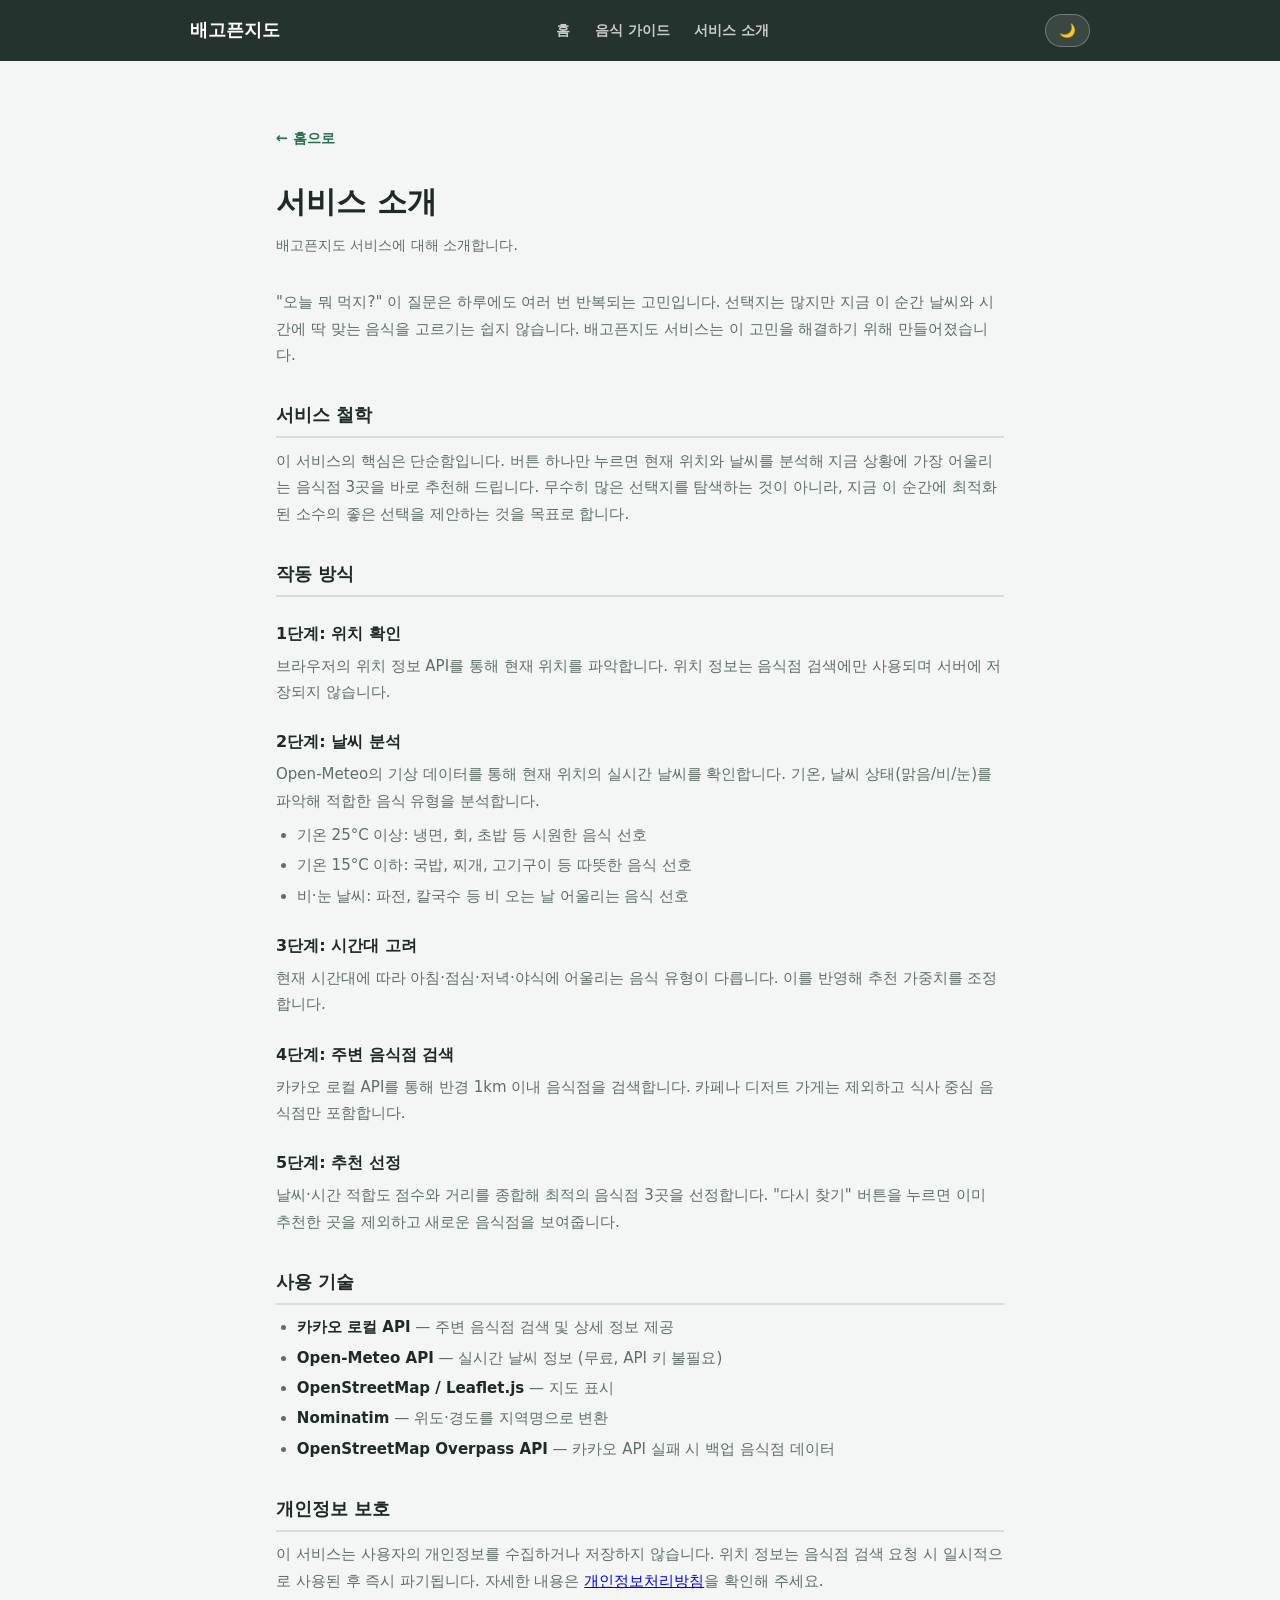
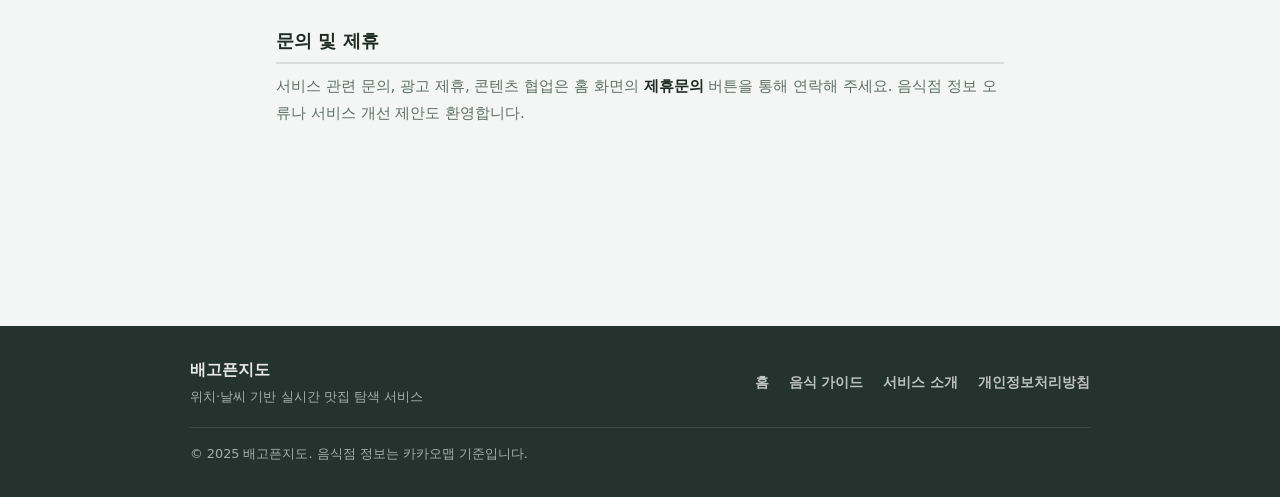
<file: about.html>
<!DOCTYPE html>
<html lang="ko" data-theme="light">
<head>
    <meta charset="UTF-8">
    <meta name="viewport" content="width=device-width, initial-scale=1.0">
    <title>서비스 소개 — 배고픈지도</title>
    <meta name="description" content="배고픈지도 서비스는 현재 위치와 날씨를 분석해 지금 이 순간 가장 어울리는 음식점 3곳을 추천합니다. 서비스 철학과 작동 방식을 소개합니다.">
    <!-- Microsoft Clarity -->
    <script type="text/javascript">
        (function(c,l,a,r,i,t,y){
            c[a]=c[a]||function(){(c[a].q=c[a].q||[]).push(arguments)};
            t=l.createElement(r);t.async=1;t.src="https://www.clarity.ms/tag/"+i;
            y=l.getElementsByTagName(r)[0];y.parentNode.insertBefore(t,y);
        })(window, document, "clarity", "script", "xb0xzuw2yn");
    </script>
    <!-- Google tag (gtag.js) -->
    <script async src="https://www.googletagmanager.com/gtag/js?id=G-HTRFHBRVM5"></script>
    <script>
      window.dataLayer = window.dataLayer || [];
      function gtag(){dataLayer.push(arguments);}
      gtag('js', new Date());
      gtag('config', 'G-HTRFHBRVM5');
    </script>
    <meta name="google-adsense-account" content="ca-pub-7937258032518666">
    <script async src="https://pagead2.googlesyndication.com/pagead/js/adsbygoogle.js?client=ca-pub-7937258032518666" crossorigin="anonymous"></script>
    <link rel="stylesheet" href="style.css?v=5">
</head>
<body>
    <header>
        <div class="header-inner">
            <a href="/" class="site-title">배고픈지도</a>
            <nav class="header-nav" aria-label="주요 메뉴">
                <a href="/">홈</a>
                <a href="guide.html">음식 가이드</a>
                <a href="about.html" aria-current="page">서비스 소개</a>
            </nav>
            <div class="header-actions">
                <button class="theme-toggle" type="button" aria-pressed="false" aria-label="다크 모드로 전환">
                    <span class="theme-icon" aria-hidden="true">🌙</span>
                </button>
            </div>
        </div>
    </header>

    <main>
        <div class="page-wrap">
            <a class="back-link" href="/">← 홈으로</a>
            <h1>서비스 소개</h1>
            <p class="page-updated">배고픈지도 서비스에 대해 소개합니다.</p>

            <p>"오늘 뭐 먹지?" 이 질문은 하루에도 여러 번 반복되는 고민입니다. 선택지는 많지만 지금 이 순간 날씨와 시간에 딱 맞는 음식을 고르기는 쉽지 않습니다. 배고픈지도 서비스는 이 고민을 해결하기 위해 만들어졌습니다.</p>

            <h2>서비스 철학</h2>
            <p>이 서비스의 핵심은 단순함입니다. 버튼 하나만 누르면 현재 위치와 날씨를 분석해 지금 상황에 가장 어울리는 음식점 3곳을 바로 추천해 드립니다. 무수히 많은 선택지를 탐색하는 것이 아니라, 지금 이 순간에 최적화된 소수의 좋은 선택을 제안하는 것을 목표로 합니다.</p>

            <h2>작동 방식</h2>

            <h3>1단계: 위치 확인</h3>
            <p>브라우저의 위치 정보 API를 통해 현재 위치를 파악합니다. 위치 정보는 음식점 검색에만 사용되며 서버에 저장되지 않습니다.</p>

            <h3>2단계: 날씨 분석</h3>
            <p>Open-Meteo의 기상 데이터를 통해 현재 위치의 실시간 날씨를 확인합니다. 기온, 날씨 상태(맑음/비/눈)를 파악해 적합한 음식 유형을 분석합니다.</p>
            <ul>
                <li>기온 25°C 이상: 냉면, 회, 초밥 등 시원한 음식 선호</li>
                <li>기온 15°C 이하: 국밥, 찌개, 고기구이 등 따뜻한 음식 선호</li>
                <li>비·눈 날씨: 파전, 칼국수 등 비 오는 날 어울리는 음식 선호</li>
            </ul>

            <h3>3단계: 시간대 고려</h3>
            <p>현재 시간대에 따라 아침·점심·저녁·야식에 어울리는 음식 유형이 다릅니다. 이를 반영해 추천 가중치를 조정합니다.</p>

            <h3>4단계: 주변 음식점 검색</h3>
            <p>카카오 로컬 API를 통해 반경 1km 이내 음식점을 검색합니다. 카페나 디저트 가게는 제외하고 식사 중심 음식점만 포함합니다.</p>

            <h3>5단계: 추천 선정</h3>
            <p>날씨·시간 적합도 점수와 거리를 종합해 최적의 음식점 3곳을 선정합니다. "다시 찾기" 버튼을 누르면 이미 추천한 곳을 제외하고 새로운 음식점을 보여줍니다.</p>

            <h2>사용 기술</h2>
            <ul>
                <li><strong>카카오 로컬 API</strong> — 주변 음식점 검색 및 상세 정보 제공</li>
                <li><strong>Open-Meteo API</strong> — 실시간 날씨 정보 (무료, API 키 불필요)</li>
                <li><strong>OpenStreetMap / Leaflet.js</strong> — 지도 표시</li>
                <li><strong>Nominatim</strong> — 위도·경도를 지역명으로 변환</li>
                <li><strong>OpenStreetMap Overpass API</strong> — 카카오 API 실패 시 백업 음식점 데이터</li>
            </ul>

            <h2>개인정보 보호</h2>
            <p>이 서비스는 사용자의 개인정보를 수집하거나 저장하지 않습니다. 위치 정보는 음식점 검색 요청 시 일시적으로 사용된 후 즉시 파기됩니다. 자세한 내용은 <a href="privacy.html">개인정보처리방침</a>을 확인해 주세요.</p>

            <h2>문의 및 제휴</h2>
            <p>서비스 관련 문의, 광고 제휴, 콘텐츠 협업은 홈 화면의 <strong>제휴문의</strong> 버튼을 통해 연락해 주세요. 음식점 정보 오류나 서비스 개선 제안도 환영합니다.</p>
        </div>
    </main>

    <footer class="site-footer">
        <div class="footer-inner">
            <div class="footer-brand">
                <p class="footer-name">배고픈지도</p>
                <p class="footer-desc">위치·날씨 기반 실시간 맛집 탐색 서비스</p>
            </div>
            <nav class="footer-nav">
                <a href="/">홈</a>
                <a href="guide.html">음식 가이드</a>
                <a href="about.html">서비스 소개</a>
                <a href="privacy.html">개인정보처리방침</a>
            </nav>
            <p class="footer-copy">© 2025 배고픈지도. 음식점 정보는 카카오맵 기준입니다.</p>
        </div>
    </footer>

    <script>
    const THEME_KEY = 'restaurant-theme';
    const root = document.documentElement;
    const themeToggle = document.querySelector('.theme-toggle');
    const themeIcon = document.querySelector('.theme-icon');
    const applyTheme = (t) => {
        const isDark = t === 'dark';
        root.dataset.theme = t;
        themeToggle.setAttribute('aria-pressed', String(isDark));
        themeToggle.setAttribute('aria-label', isDark ? '화이트 모드로 전환' : '다크 모드로 전환');
        themeIcon.textContent = isDark ? '☀️' : '🌙';
    };
    const saved = localStorage.getItem(THEME_KEY);
    applyTheme(saved === 'light' || saved === 'dark' ? saved : window.matchMedia('(prefers-color-scheme: dark)').matches ? 'dark' : 'light');
    themeToggle.addEventListener('click', () => {
        const next = root.dataset.theme === 'dark' ? 'light' : 'dark';
        localStorage.setItem(THEME_KEY, next);
        applyTheme(next);
    });
    </script>
</body>
</html>
</file>
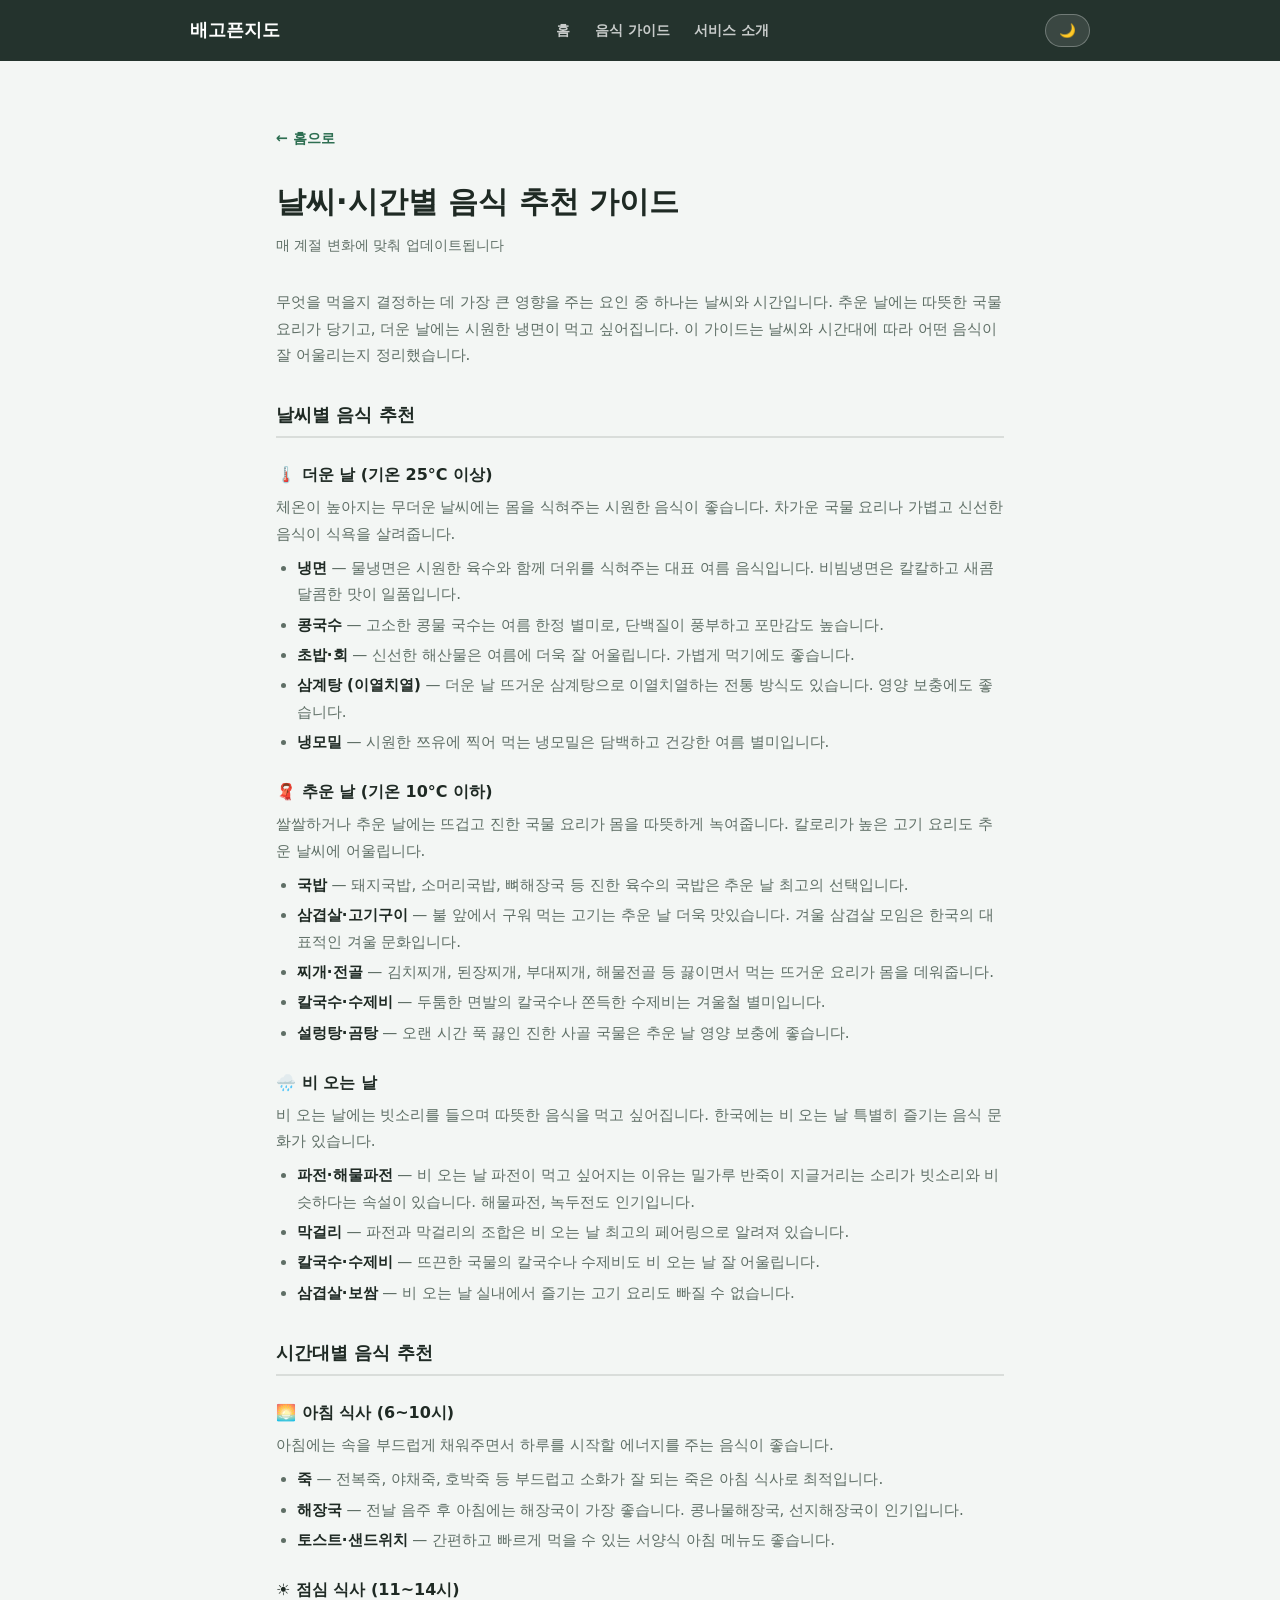
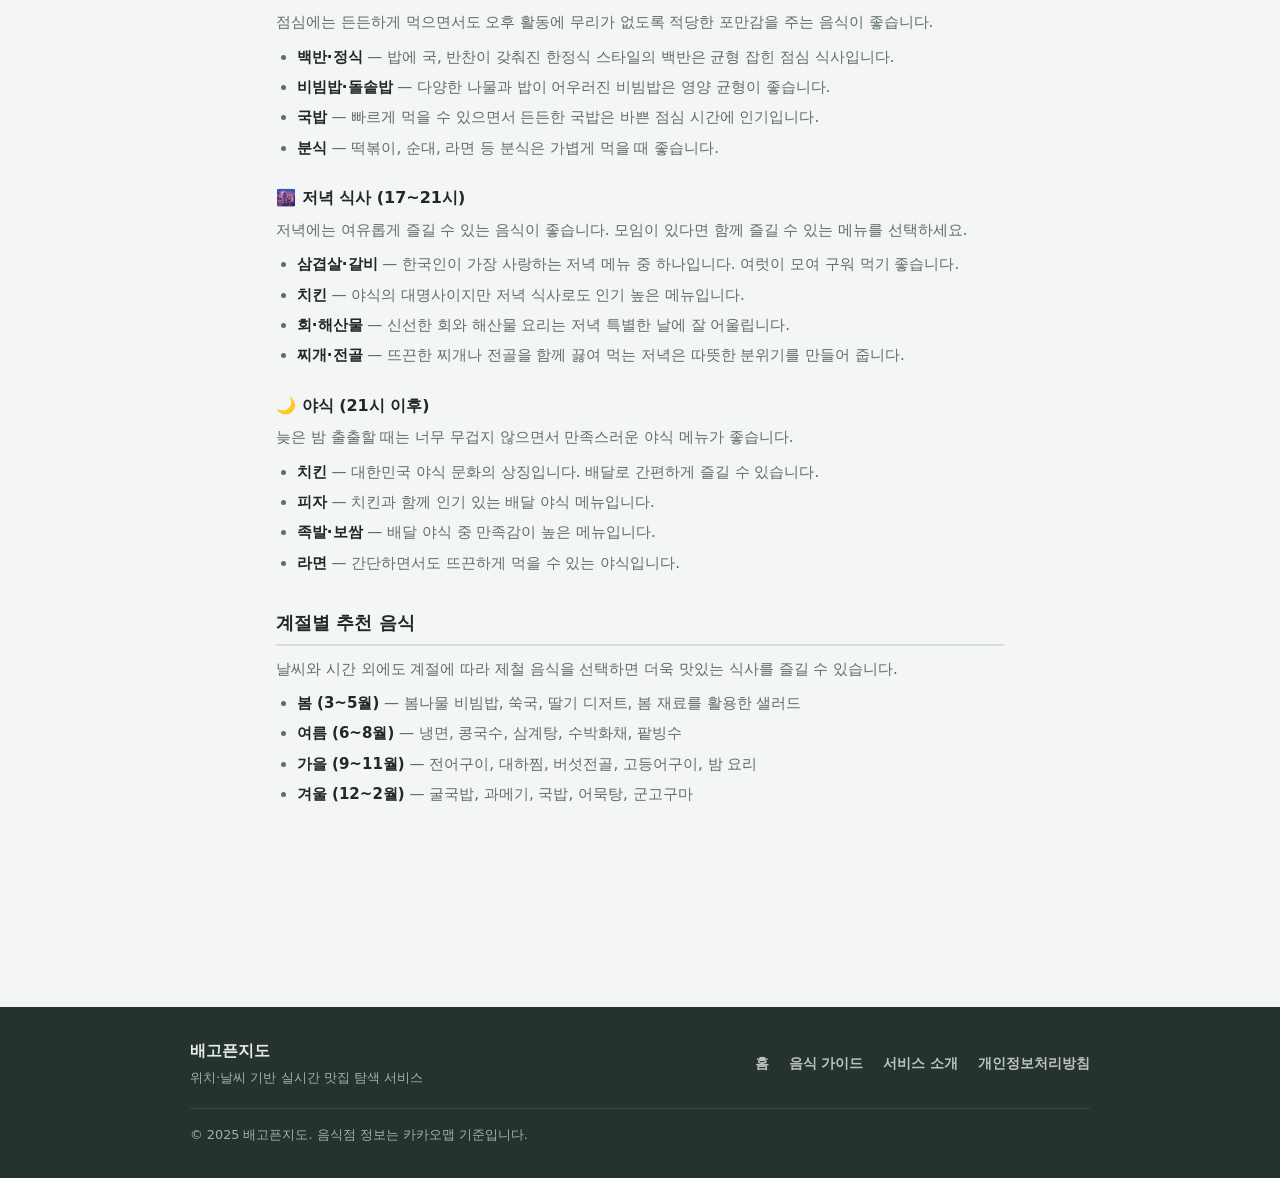
<file: guide.html>
<!DOCTYPE html>
<html lang="ko" data-theme="light">
<head>
    <meta charset="UTF-8">
    <meta name="viewport" content="width=device-width, initial-scale=1.0">
    <title>날씨·시간별 음식 추천 가이드 — 배고픈지도</title>
    <meta name="description" content="날씨와 시간대별로 어울리는 한국 음식을 소개합니다. 더운 날, 추운 날, 비 오는 날 각각 어떤 음식이 좋은지 알아보세요.">
    <!-- Microsoft Clarity -->
    <script type="text/javascript">
        (function(c,l,a,r,i,t,y){
            c[a]=c[a]||function(){(c[a].q=c[a].q||[]).push(arguments)};
            t=l.createElement(r);t.async=1;t.src="https://www.clarity.ms/tag/"+i;
            y=l.getElementsByTagName(r)[0];y.parentNode.insertBefore(t,y);
        })(window, document, "clarity", "script", "xb0xzuw2yn");
    </script>
    <!-- Google tag (gtag.js) -->
    <script async src="https://www.googletagmanager.com/gtag/js?id=G-HTRFHBRVM5"></script>
    <script>
      window.dataLayer = window.dataLayer || [];
      function gtag(){dataLayer.push(arguments);}
      gtag('js', new Date());
      gtag('config', 'G-HTRFHBRVM5');
    </script>
    <meta name="google-adsense-account" content="ca-pub-7937258032518666">
    <script async src="https://pagead2.googlesyndication.com/pagead/js/adsbygoogle.js?client=ca-pub-7937258032518666" crossorigin="anonymous"></script>
    <script type="application/ld+json">
    {
      "@context": "https://schema.org",
      "@type": "Article",
      "headline": "날씨·시간별 음식 추천 가이드",
      "description": "날씨와 시간대별로 어울리는 한국 음식을 소개합니다.",
      "author": { "@type": "Organization", "name": "배고픈지도" },
      "publisher": { "@type": "Organization", "name": "배고픈지도" },
      "inLanguage": "ko"
    }
    </script>
    <link rel="stylesheet" href="style.css?v=5">
</head>
<body>
    <header>
        <div class="header-inner">
            <a href="/" class="site-title">배고픈지도</a>
            <nav class="header-nav" aria-label="주요 메뉴">
                <a href="/">홈</a>
                <a href="guide.html" aria-current="page">음식 가이드</a>
                <a href="about.html">서비스 소개</a>
            </nav>
            <div class="header-actions">
                <button class="theme-toggle" type="button" aria-pressed="false" aria-label="다크 모드로 전환">
                    <span class="theme-icon" aria-hidden="true">🌙</span>
                </button>
            </div>
        </div>
    </header>

    <main>
        <div class="page-wrap">
            <a class="back-link" href="/">← 홈으로</a>
            <h1>날씨·시간별 음식 추천 가이드</h1>
            <p class="page-updated">매 계절 변화에 맞춰 업데이트됩니다</p>

            <p>무엇을 먹을지 결정하는 데 가장 큰 영향을 주는 요인 중 하나는 날씨와 시간입니다. 추운 날에는 따뜻한 국물 요리가 당기고, 더운 날에는 시원한 냉면이 먹고 싶어집니다. 이 가이드는 날씨와 시간대에 따라 어떤 음식이 잘 어울리는지 정리했습니다.</p>

            <h2>날씨별 음식 추천</h2>

            <h3>🌡️ 더운 날 (기온 25°C 이상)</h3>
            <p>체온이 높아지는 무더운 날씨에는 몸을 식혀주는 시원한 음식이 좋습니다. 차가운 국물 요리나 가볍고 신선한 음식이 식욕을 살려줍니다.</p>
            <ul>
                <li><strong>냉면</strong> — 물냉면은 시원한 육수와 함께 더위를 식혀주는 대표 여름 음식입니다. 비빔냉면은 칼칼하고 새콤달콤한 맛이 일품입니다.</li>
                <li><strong>콩국수</strong> — 고소한 콩물 국수는 여름 한정 별미로, 단백질이 풍부하고 포만감도 높습니다.</li>
                <li><strong>초밥·회</strong> — 신선한 해산물은 여름에 더욱 잘 어울립니다. 가볍게 먹기에도 좋습니다.</li>
                <li><strong>삼계탕 (이열치열)</strong> — 더운 날 뜨거운 삼계탕으로 이열치열하는 전통 방식도 있습니다. 영양 보충에도 좋습니다.</li>
                <li><strong>냉모밀</strong> — 시원한 쯔유에 찍어 먹는 냉모밀은 담백하고 건강한 여름 별미입니다.</li>
            </ul>

            <h3>🧣 추운 날 (기온 10°C 이하)</h3>
            <p>쌀쌀하거나 추운 날에는 뜨겁고 진한 국물 요리가 몸을 따뜻하게 녹여줍니다. 칼로리가 높은 고기 요리도 추운 날씨에 어울립니다.</p>
            <ul>
                <li><strong>국밥</strong> — 돼지국밥, 소머리국밥, 뼈해장국 등 진한 육수의 국밥은 추운 날 최고의 선택입니다.</li>
                <li><strong>삼겹살·고기구이</strong> — 불 앞에서 구워 먹는 고기는 추운 날 더욱 맛있습니다. 겨울 삼겹살 모임은 한국의 대표적인 겨울 문화입니다.</li>
                <li><strong>찌개·전골</strong> — 김치찌개, 된장찌개, 부대찌개, 해물전골 등 끓이면서 먹는 뜨거운 요리가 몸을 데워줍니다.</li>
                <li><strong>칼국수·수제비</strong> — 두툼한 면발의 칼국수나 쫀득한 수제비는 겨울철 별미입니다.</li>
                <li><strong>설렁탕·곰탕</strong> — 오랜 시간 푹 끓인 진한 사골 국물은 추운 날 영양 보충에 좋습니다.</li>
            </ul>

            <h3>🌧️ 비 오는 날</h3>
            <p>비 오는 날에는 빗소리를 들으며 따뜻한 음식을 먹고 싶어집니다. 한국에는 비 오는 날 특별히 즐기는 음식 문화가 있습니다.</p>
            <ul>
                <li><strong>파전·해물파전</strong> — 비 오는 날 파전이 먹고 싶어지는 이유는 밀가루 반죽이 지글거리는 소리가 빗소리와 비슷하다는 속설이 있습니다. 해물파전, 녹두전도 인기입니다.</li>
                <li><strong>막걸리</strong> — 파전과 막걸리의 조합은 비 오는 날 최고의 페어링으로 알려져 있습니다.</li>
                <li><strong>칼국수·수제비</strong> — 뜨끈한 국물의 칼국수나 수제비도 비 오는 날 잘 어울립니다.</li>
                <li><strong>삼겹살·보쌈</strong> — 비 오는 날 실내에서 즐기는 고기 요리도 빠질 수 없습니다.</li>
            </ul>

            <h2>시간대별 음식 추천</h2>

            <h3>🌅 아침 식사 (6~10시)</h3>
            <p>아침에는 속을 부드럽게 채워주면서 하루를 시작할 에너지를 주는 음식이 좋습니다.</p>
            <ul>
                <li><strong>죽</strong> — 전복죽, 야채죽, 호박죽 등 부드럽고 소화가 잘 되는 죽은 아침 식사로 최적입니다.</li>
                <li><strong>해장국</strong> — 전날 음주 후 아침에는 해장국이 가장 좋습니다. 콩나물해장국, 선지해장국이 인기입니다.</li>
                <li><strong>토스트·샌드위치</strong> — 간편하고 빠르게 먹을 수 있는 서양식 아침 메뉴도 좋습니다.</li>
            </ul>

            <h3>☀️ 점심 식사 (11~14시)</h3>
            <p>점심에는 든든하게 먹으면서도 오후 활동에 무리가 없도록 적당한 포만감을 주는 음식이 좋습니다.</p>
            <ul>
                <li><strong>백반·정식</strong> — 밥에 국, 반찬이 갖춰진 한정식 스타일의 백반은 균형 잡힌 점심 식사입니다.</li>
                <li><strong>비빔밥·돌솥밥</strong> — 다양한 나물과 밥이 어우러진 비빔밥은 영양 균형이 좋습니다.</li>
                <li><strong>국밥</strong> — 빠르게 먹을 수 있으면서 든든한 국밥은 바쁜 점심 시간에 인기입니다.</li>
                <li><strong>분식</strong> — 떡볶이, 순대, 라면 등 분식은 가볍게 먹을 때 좋습니다.</li>
            </ul>

            <h3>🌆 저녁 식사 (17~21시)</h3>
            <p>저녁에는 여유롭게 즐길 수 있는 음식이 좋습니다. 모임이 있다면 함께 즐길 수 있는 메뉴를 선택하세요.</p>
            <ul>
                <li><strong>삼겹살·갈비</strong> — 한국인이 가장 사랑하는 저녁 메뉴 중 하나입니다. 여럿이 모여 구워 먹기 좋습니다.</li>
                <li><strong>치킨</strong> — 야식의 대명사이지만 저녁 식사로도 인기 높은 메뉴입니다.</li>
                <li><strong>회·해산물</strong> — 신선한 회와 해산물 요리는 저녁 특별한 날에 잘 어울립니다.</li>
                <li><strong>찌개·전골</strong> — 뜨끈한 찌개나 전골을 함께 끓여 먹는 저녁은 따뜻한 분위기를 만들어 줍니다.</li>
            </ul>

            <h3>🌙 야식 (21시 이후)</h3>
            <p>늦은 밤 출출할 때는 너무 무겁지 않으면서 만족스러운 야식 메뉴가 좋습니다.</p>
            <ul>
                <li><strong>치킨</strong> — 대한민국 야식 문화의 상징입니다. 배달로 간편하게 즐길 수 있습니다.</li>
                <li><strong>피자</strong> — 치킨과 함께 인기 있는 배달 야식 메뉴입니다.</li>
                <li><strong>족발·보쌈</strong> — 배달 야식 중 만족감이 높은 메뉴입니다.</li>
                <li><strong>라면</strong> — 간단하면서도 뜨끈하게 먹을 수 있는 야식입니다.</li>
            </ul>

            <h2>계절별 추천 음식</h2>
            <p>날씨와 시간 외에도 계절에 따라 제철 음식을 선택하면 더욱 맛있는 식사를 즐길 수 있습니다.</p>
            <ul>
                <li><strong>봄 (3~5월)</strong> — 봄나물 비빔밥, 쑥국, 딸기 디저트, 봄 재료를 활용한 샐러드</li>
                <li><strong>여름 (6~8월)</strong> — 냉면, 콩국수, 삼계탕, 수박화채, 팥빙수</li>
                <li><strong>가을 (9~11월)</strong> — 전어구이, 대하찜, 버섯전골, 고등어구이, 밤 요리</li>
                <li><strong>겨울 (12~2월)</strong> — 굴국밥, 과메기, 국밥, 어묵탕, 군고구마</li>
            </ul>
        </div>
    </main>

    <footer class="site-footer">
        <div class="footer-inner">
            <div class="footer-brand">
                <p class="footer-name">배고픈지도</p>
                <p class="footer-desc">위치·날씨 기반 실시간 맛집 탐색 서비스</p>
            </div>
            <nav class="footer-nav">
                <a href="/">홈</a>
                <a href="guide.html">음식 가이드</a>
                <a href="about.html">서비스 소개</a>
                <a href="privacy.html">개인정보처리방침</a>
            </nav>
            <p class="footer-copy">© 2025 배고픈지도. 음식점 정보는 카카오맵 기준입니다.</p>
        </div>
    </footer>

    <script>
    const THEME_KEY = 'restaurant-theme';
    const root = document.documentElement;
    const themeToggle = document.querySelector('.theme-toggle');
    const themeIcon = document.querySelector('.theme-icon');
    const applyTheme = (t) => {
        const isDark = t === 'dark';
        root.dataset.theme = t;
        themeToggle.setAttribute('aria-pressed', String(isDark));
        themeToggle.setAttribute('aria-label', isDark ? '화이트 모드로 전환' : '다크 모드로 전환');
        themeIcon.textContent = isDark ? '☀️' : '🌙';
    };
    const saved = localStorage.getItem(THEME_KEY);
    applyTheme(saved === 'light' || saved === 'dark' ? saved : window.matchMedia('(prefers-color-scheme: dark)').matches ? 'dark' : 'light');
    themeToggle.addEventListener('click', () => {
        const next = root.dataset.theme === 'dark' ? 'light' : 'dark';
        localStorage.setItem(THEME_KEY, next);
        applyTheme(next);
    });
    </script>
</body>
</html>
</file>
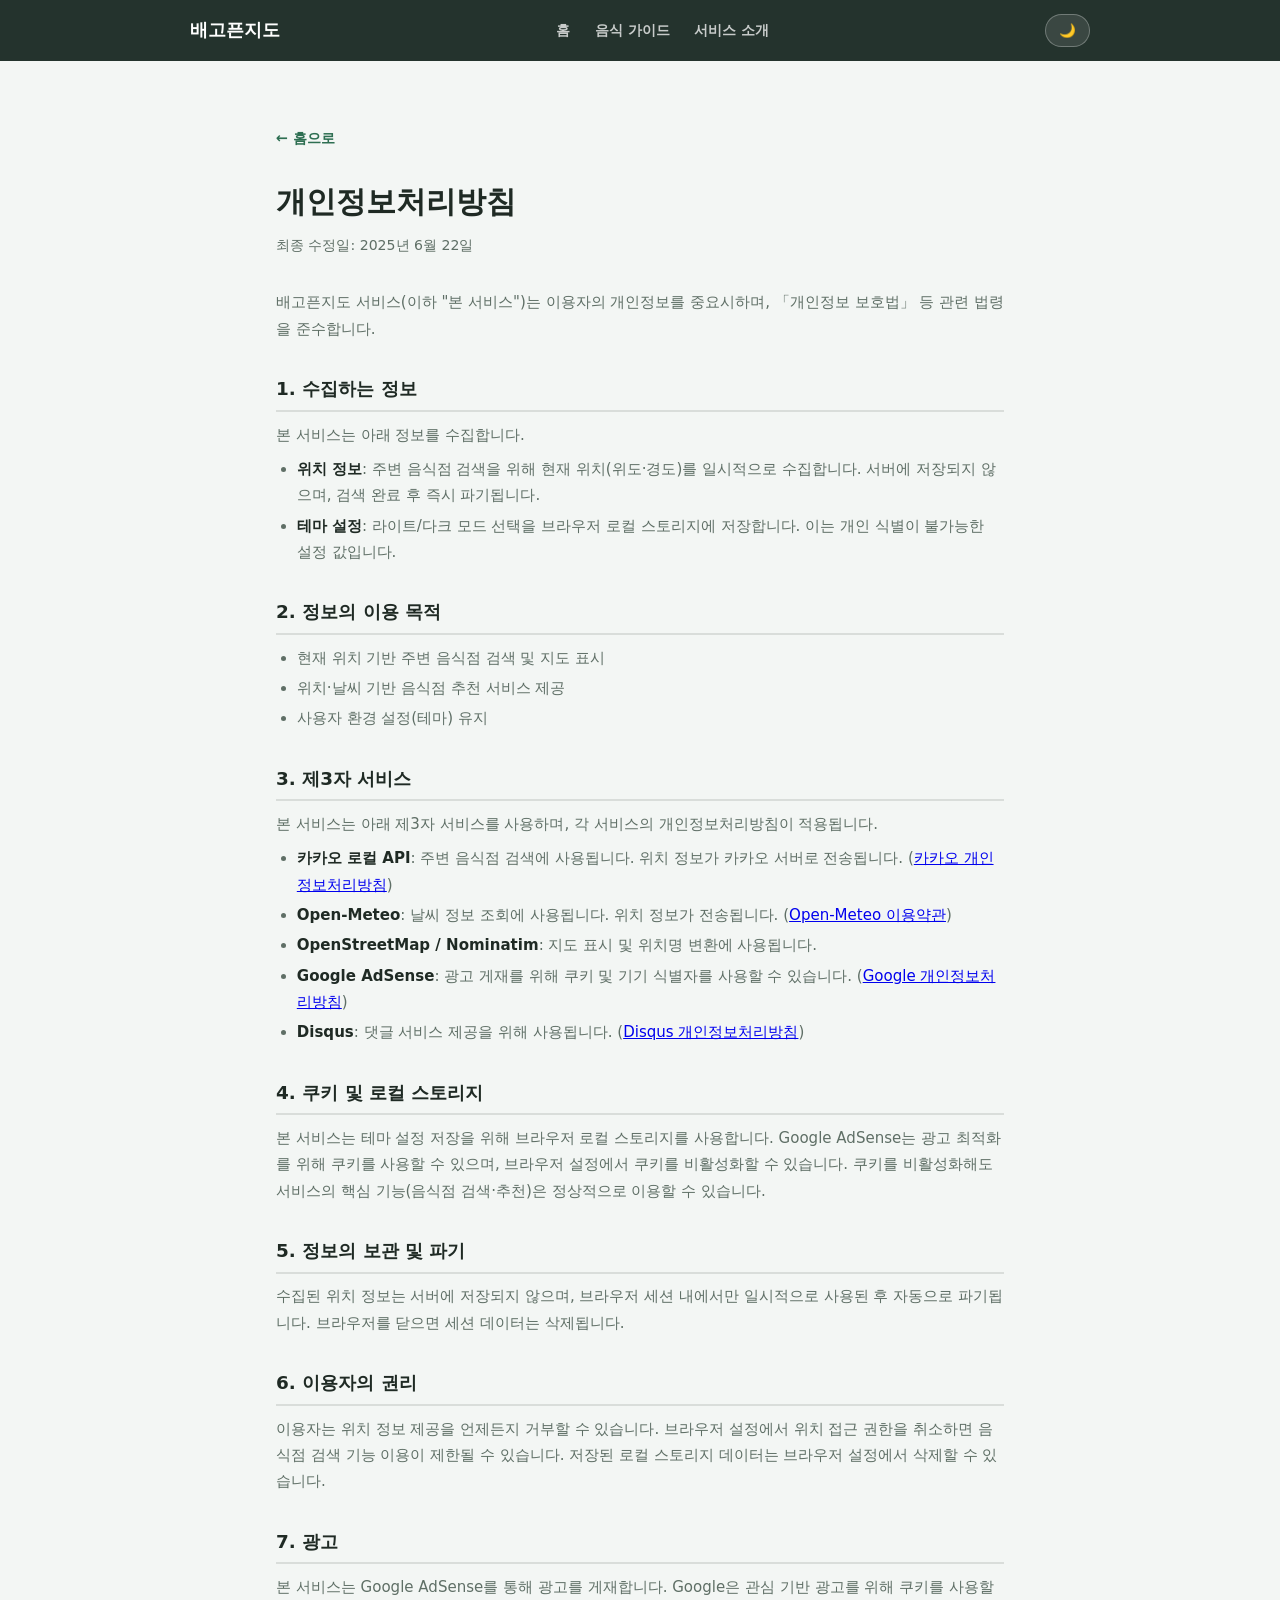
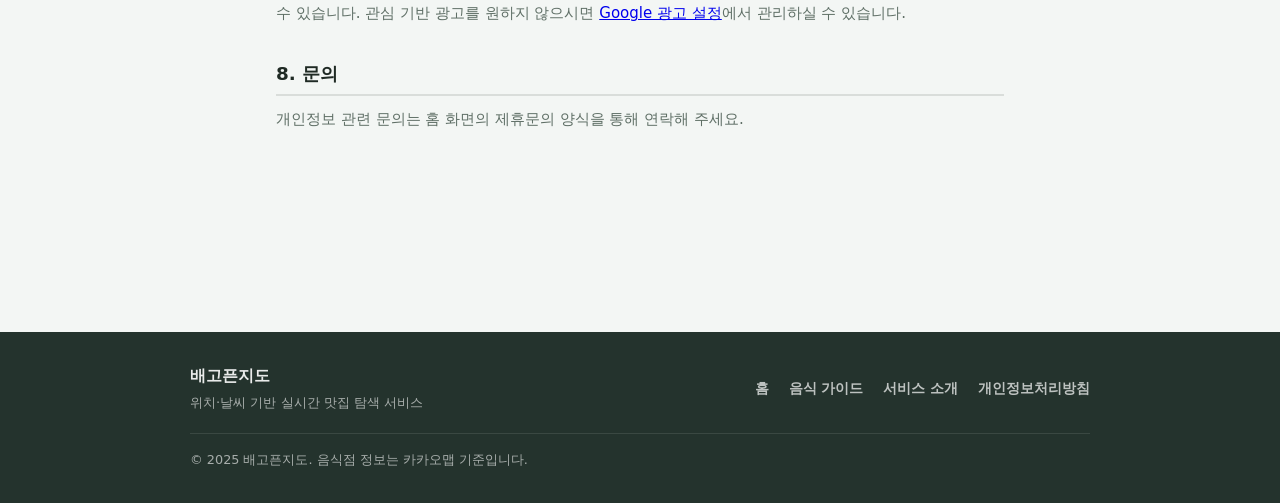
<file: privacy.html>
<!DOCTYPE html>
<html lang="ko" data-theme="light">
<head>
    <meta charset="UTF-8">
    <meta name="viewport" content="width=device-width, initial-scale=1.0">
    <title>개인정보처리방침 — 배고픈지도</title>
    <meta name="description" content="배고픈지도 서비스의 개인정보처리방침입니다. 위치 정보 수집 및 이용 방식을 안내합니다.">
    <!-- Microsoft Clarity -->
    <script type="text/javascript">
        (function(c,l,a,r,i,t,y){
            c[a]=c[a]||function(){(c[a].q=c[a].q||[]).push(arguments)};
            t=l.createElement(r);t.async=1;t.src="https://www.clarity.ms/tag/"+i;
            y=l.getElementsByTagName(r)[0];y.parentNode.insertBefore(t,y);
        })(window, document, "clarity", "script", "xb0xzuw2yn");
    </script>
    <!-- Google tag (gtag.js) -->
    <script async src="https://www.googletagmanager.com/gtag/js?id=G-HTRFHBRVM5"></script>
    <script>
      window.dataLayer = window.dataLayer || [];
      function gtag(){dataLayer.push(arguments);}
      gtag('js', new Date());
      gtag('config', 'G-HTRFHBRVM5');
    </script>
    <meta name="google-adsense-account" content="ca-pub-7937258032518666">
    <script async src="https://pagead2.googlesyndication.com/pagead/js/adsbygoogle.js?client=ca-pub-7937258032518666" crossorigin="anonymous"></script>
    <link rel="stylesheet" href="style.css?v=5">
</head>
<body>
    <header>
        <div class="header-inner">
            <a href="/" class="site-title">배고픈지도</a>
            <nav class="header-nav" aria-label="주요 메뉴">
                <a href="/">홈</a>
                <a href="guide.html">음식 가이드</a>
                <a href="about.html">서비스 소개</a>
            </nav>
            <div class="header-actions">
                <button class="theme-toggle" type="button" aria-pressed="false" aria-label="다크 모드로 전환">
                    <span class="theme-icon" aria-hidden="true">🌙</span>
                </button>
            </div>
        </div>
    </header>

    <main>
        <div class="page-wrap">
            <a class="back-link" href="/">← 홈으로</a>
            <h1>개인정보처리방침</h1>
            <p class="page-updated">최종 수정일: 2025년 6월 22일</p>

            <p>배고픈지도 서비스(이하 "본 서비스")는 이용자의 개인정보를 중요시하며, 「개인정보 보호법」 등 관련 법령을 준수합니다.</p>

            <h2>1. 수집하는 정보</h2>
            <p>본 서비스는 아래 정보를 수집합니다.</p>
            <ul>
                <li><strong>위치 정보</strong>: 주변 음식점 검색을 위해 현재 위치(위도·경도)를 일시적으로 수집합니다. 서버에 저장되지 않으며, 검색 완료 후 즉시 파기됩니다.</li>
                <li><strong>테마 설정</strong>: 라이트/다크 모드 선택을 브라우저 로컬 스토리지에 저장합니다. 이는 개인 식별이 불가능한 설정 값입니다.</li>
            </ul>

            <h2>2. 정보의 이용 목적</h2>
            <ul>
                <li>현재 위치 기반 주변 음식점 검색 및 지도 표시</li>
                <li>위치·날씨 기반 음식점 추천 서비스 제공</li>
                <li>사용자 환경 설정(테마) 유지</li>
            </ul>

            <h2>3. 제3자 서비스</h2>
            <p>본 서비스는 아래 제3자 서비스를 사용하며, 각 서비스의 개인정보처리방침이 적용됩니다.</p>
            <ul>
                <li><strong>카카오 로컬 API</strong>: 주변 음식점 검색에 사용됩니다. 위치 정보가 카카오 서버로 전송됩니다. (<a href="https://www.kakao.com/policy/privacy" target="_blank" rel="noopener noreferrer">카카오 개인정보처리방침</a>)</li>
                <li><strong>Open-Meteo</strong>: 날씨 정보 조회에 사용됩니다. 위치 정보가 전송됩니다. (<a href="https://open-meteo.com/en/terms" target="_blank" rel="noopener noreferrer">Open-Meteo 이용약관</a>)</li>
                <li><strong>OpenStreetMap / Nominatim</strong>: 지도 표시 및 위치명 변환에 사용됩니다.</li>
                <li><strong>Google AdSense</strong>: 광고 게재를 위해 쿠키 및 기기 식별자를 사용할 수 있습니다. (<a href="https://policies.google.com/privacy" target="_blank" rel="noopener noreferrer">Google 개인정보처리방침</a>)</li>
                <li><strong>Disqus</strong>: 댓글 서비스 제공을 위해 사용됩니다. (<a href="https://help.disqus.com/en/articles/1717103-disqus-privacy-policy" target="_blank" rel="noopener noreferrer">Disqus 개인정보처리방침</a>)</li>
            </ul>

            <h2>4. 쿠키 및 로컬 스토리지</h2>
            <p>본 서비스는 테마 설정 저장을 위해 브라우저 로컬 스토리지를 사용합니다. Google AdSense는 광고 최적화를 위해 쿠키를 사용할 수 있으며, 브라우저 설정에서 쿠키를 비활성화할 수 있습니다. 쿠키를 비활성화해도 서비스의 핵심 기능(음식점 검색·추천)은 정상적으로 이용할 수 있습니다.</p>

            <h2>5. 정보의 보관 및 파기</h2>
            <p>수집된 위치 정보는 서버에 저장되지 않으며, 브라우저 세션 내에서만 일시적으로 사용된 후 자동으로 파기됩니다. 브라우저를 닫으면 세션 데이터는 삭제됩니다.</p>

            <h2>6. 이용자의 권리</h2>
            <p>이용자는 위치 정보 제공을 언제든지 거부할 수 있습니다. 브라우저 설정에서 위치 접근 권한을 취소하면 음식점 검색 기능 이용이 제한될 수 있습니다. 저장된 로컬 스토리지 데이터는 브라우저 설정에서 삭제할 수 있습니다.</p>

            <h2>7. 광고</h2>
            <p>본 서비스는 Google AdSense를 통해 광고를 게재합니다. Google은 관심 기반 광고를 위해 쿠키를 사용할 수 있습니다. 관심 기반 광고를 원하지 않으시면 <a href="https://www.google.com/settings/ads" target="_blank" rel="noopener noreferrer">Google 광고 설정</a>에서 관리하실 수 있습니다.</p>

            <h2>8. 문의</h2>
            <p>개인정보 관련 문의는 홈 화면의 제휴문의 양식을 통해 연락해 주세요.</p>
        </div>
    </main>

    <footer class="site-footer">
        <div class="footer-inner">
            <div class="footer-brand">
                <p class="footer-name">배고픈지도</p>
                <p class="footer-desc">위치·날씨 기반 실시간 맛집 탐색 서비스</p>
            </div>
            <nav class="footer-nav">
                <a href="/">홈</a>
                <a href="guide.html">음식 가이드</a>
                <a href="about.html">서비스 소개</a>
                <a href="privacy.html">개인정보처리방침</a>
            </nav>
            <p class="footer-copy">© 2025 배고픈지도. 음식점 정보는 카카오맵 기준입니다.</p>
        </div>
    </footer>

    <script>
    const THEME_KEY = 'restaurant-theme';
    const root = document.documentElement;
    const themeToggle = document.querySelector('.theme-toggle');
    const themeIcon = document.querySelector('.theme-icon');
    const applyTheme = (t) => {
        const isDark = t === 'dark';
        root.dataset.theme = t;
        themeToggle.setAttribute('aria-pressed', String(isDark));
        themeToggle.setAttribute('aria-label', isDark ? '화이트 모드로 전환' : '다크 모드로 전환');
        themeIcon.textContent = isDark ? '☀️' : '🌙';
    };
    const saved = localStorage.getItem(THEME_KEY);
    applyTheme(saved === 'light' || saved === 'dark' ? saved : window.matchMedia('(prefers-color-scheme: dark)').matches ? 'dark' : 'light');
    themeToggle.addEventListener('click', () => {
        const next = root.dataset.theme === 'dark' ? 'light' : 'dark';
        localStorage.setItem(THEME_KEY, next);
        applyTheme(next);
    });
    </script>
</body>
</html>
</file>
<file: style.css>
* { margin: 0; padding: 0; box-sizing: border-box; }

:root {
    color-scheme: light;
    --page-bg: #f3f6f4;
    --panel-bg: #ffffff;
    --header-bg: #24332d;
    --header-text: #ffffff;
    --text: #1f2a24;
    --muted-text: #5f6f66;
    --button-bg: #2e6f52;
    --button-bg-hover: #245a43;
    --button-text: #ffffff;
    --accent: #d56f3e;
    --accent-soft: #fff0e8;
    --card-shadow: rgba(31,42,36,0.12);
    --border: rgba(31,42,36,0.12);
    --skeleton: #e4eae5;
}

[data-theme="dark"] {
    color-scheme: dark;
    --page-bg: #101513;
    --panel-bg: #18211d;
    --header-bg: #0b100e;
    --header-text: #f5fbf7;
    --text: #edf4f0;
    --muted-text: #b5c3bb;
    --button-bg: #4ca47b;
    --button-bg-hover: #5db98d;
    --button-text: #08100c;
    --accent: #f0a06b;
    --accent-soft: rgba(240,160,107,0.16);
    --card-shadow: rgba(0,0,0,0.35);
    --border: rgba(237,244,240,0.14);
    --skeleton: #1e2a23;
}

body {
    min-height: 100vh;
    font-family: system-ui, -apple-system, BlinkMacSystemFont, "Segoe UI", sans-serif;
    background: var(--page-bg);
    color: var(--text);
    line-height: 1.6;
    transition: background-color 0.25s, color 0.25s;
}

.sr-only {
    position: absolute; width: 1px; height: 1px;
    padding: 0; margin: -1px; overflow: hidden;
    clip: rect(0,0,0,0); white-space: nowrap; border: 0;
}

/* ── 헤더 ── */
header {
    background: var(--header-bg);
    color: var(--header-text);
    padding: 0.85rem 1rem;
    position: sticky;
    top: 0;
    z-index: 50;
}

.header-inner {
    max-width: 900px;
    margin: 0 auto;
    display: flex;
    align-items: center;
    justify-content: space-between;
    gap: 1rem;
}

.site-title {
    font-size: clamp(0.92rem, 2.5vw, 1.1rem);
    font-weight: 800;
    color: var(--header-text);
    text-decoration: none;
    white-space: nowrap;
}
.site-title:hover { opacity: 0.85; }

.header-nav {
    display: flex;
    align-items: center;
    gap: 0.25rem;
}
.header-nav a {
    color: rgba(255,255,255,0.75);
    text-decoration: none;
    font-size: 0.87rem;
    font-weight: 600;
    padding: 0.3rem 0.65rem;
    border-radius: 6px;
    transition: background 0.15s, color 0.15s;
    white-space: nowrap;
}
.header-nav a:hover { background: rgba(255,255,255,0.12); color: #fff; }

.header-actions { display: flex; align-items: center; gap: 0.5rem; }

.header-btn, .theme-toggle {
    display: inline-flex;
    align-items: center;
    gap: 0.4rem;
    min-height: 2.1rem;
    padding: 0.38rem 0.8rem;
    border: 1px solid rgba(255,255,255,0.28);
    border-radius: 999px;
    background: rgba(255,255,255,0.1);
    color: var(--header-text);
    cursor: pointer;
    font-size: 0.84rem;
    font-weight: 700;
    white-space: nowrap;
    transition: background 0.15s, border-color 0.15s;
}
.header-btn:hover, .theme-toggle:hover {
    background: rgba(255,255,255,0.22);
    border-color: rgba(255,255,255,0.45);
}
.header-btn svg { flex-shrink: 0; }

/* ── 메인 ── */
main {
    width: min(900px, calc(100% - 2rem));
    margin: 0 auto;
    padding: 2rem 0 3rem;
}

/* ── 히어로 ── */
.hero-section {
    display: flex;
    justify-content: center;
    padding: 2.5rem 0 2rem;
}

.hero-inner {
    text-align: center;
    max-width: 560px;
}

.hero-eyebrow {
    display: inline-block;
    margin-bottom: 0.75rem;
    padding: 0.25rem 0.75rem;
    border-radius: 999px;
    background: var(--accent-soft);
    color: var(--accent);
    font-size: 0.82rem;
    font-weight: 800;
}

.hero-inner h1 {
    font-size: clamp(1.6rem, 4.5vw, 2.4rem);
    line-height: 1.25;
    margin-bottom: 0.85rem;
    font-weight: 900;
}

.hero-desc {
    color: var(--muted-text);
    font-size: 0.97rem;
    line-height: 1.75;
    margin-bottom: 1.75rem;
}

.locate-btn {
    display: inline-flex;
    align-items: center;
    gap: 0.5rem;
    padding: 0.9rem 2.2rem;
    border: none;
    border-radius: 999px;
    background: var(--button-bg);
    color: var(--button-text);
    font-size: 1.02rem;
    font-weight: 800;
    cursor: pointer;
    transition: background 0.15s, transform 0.15s;
    box-shadow: 0 4px 20px rgba(46,111,82,0.35);
}
.locate-btn:hover { background: var(--button-bg-hover); transform: translateY(-2px); }

/* ── 이용 방법 ── */
.steps-section {
    padding: 2rem 0;
    border-top: 1px solid var(--border);
    margin-top: 2rem;
}

.steps-title {
    text-align: center;
    font-size: 1.25rem;
    font-weight: 800;
    margin-bottom: 1.25rem;
}

.steps-grid {
    display: grid;
    grid-template-columns: repeat(3, 1fr);
    gap: 1rem;
}

.step-card {
    padding: 1.35rem 1.25rem;
    border: 1px solid var(--border);
    border-radius: 14px;
    background: var(--panel-bg);
    box-shadow: 0 2px 10px var(--card-shadow);
    text-align: center;
}

.step-num {
    display: inline-flex;
    align-items: center;
    justify-content: center;
    width: 2.1rem;
    height: 2.1rem;
    border-radius: 50%;
    background: var(--button-bg);
    color: #fff;
    font-weight: 800;
    font-size: 0.95rem;
    margin-bottom: 0.65rem;
}

.step-card h3 { font-size: 1rem; font-weight: 800; margin-bottom: 0.4rem; }
.step-card p { color: var(--muted-text); font-size: 0.87rem; line-height: 1.6; }

/* ── 결과 영역 ── */
.result-section[hidden] { display: none; }

.result-section {
    margin-top: 2.5rem;
    padding-top: 2rem;
    border-top: 1px solid var(--border);
}

.info-bar {
    display: flex;
    align-items: center;
    flex-wrap: wrap;
    gap: 1.25rem;
    padding: 0.9rem 1.25rem;
    margin-bottom: 1.25rem;
    border: 1px solid var(--border);
    border-radius: 12px;
    background: var(--panel-bg);
    box-shadow: 0 2px 10px var(--card-shadow);
}

.info-item { display: flex; flex-direction: column; gap: 0.05rem; }

.info-label {
    font-size: 0.7rem;
    font-weight: 800;
    color: var(--accent);
    text-transform: uppercase;
    letter-spacing: 0.05em;
}

.info-value { font-size: 0.92rem; font-weight: 700; }

.retry-btn {
    margin-left: auto;
    display: inline-flex;
    align-items: center;
    gap: 0.4rem;
    padding: 0.42rem 0.9rem;
    border: 1px solid var(--border);
    border-radius: 999px;
    background: transparent;
    color: var(--muted-text);
    font-size: 0.84rem;
    font-weight: 700;
    cursor: pointer;
    transition: background 0.15s, color 0.15s;
}
.retry-btn:hover { background: var(--page-bg); color: var(--text); }

/* ── 지도 ── */
#map {
    width: 100%;
    height: 340px;
    border-radius: 12px;
    overflow: hidden;
    margin-bottom: 1.25rem;
    border: 1px solid var(--border);
    box-shadow: 0 4px 16px var(--card-shadow);
}

/* ── 음식점 카드 ── */
.rec-title {
    font-size: 1rem;
    color: var(--muted-text);
    margin-bottom: 0.85rem;
    font-weight: 600;
}
.rec-title span { color: var(--text); font-size: 1.2rem; font-weight: 800; }

.restaurant-list { display: flex; flex-direction: column; gap: 0.85rem; }

.restaurant-card {
    display: flex;
    align-items: flex-start;
    gap: 1rem;
    padding: 1.1rem 1.25rem;
    border: 1px solid var(--border);
    border-radius: 12px;
    background: var(--panel-bg);
    box-shadow: 0 2px 12px var(--card-shadow);
    transition: transform 0.2s, box-shadow 0.2s;
}
.restaurant-card:hover { transform: translateY(-2px); box-shadow: 0 6px 20px var(--card-shadow); }

.rest-rank {
    flex-shrink: 0;
    width: 2.2rem;
    height: 2.2rem;
    border-radius: 50%;
    display: flex;
    align-items: center;
    justify-content: center;
    color: #fff;
    font-weight: 800;
    font-size: 1rem;
    margin-top: 0.1rem;
}

.rest-body { flex: 1; min-width: 0; }

.rest-header {
    display: flex;
    align-items: baseline;
    justify-content: space-between;
    gap: 0.5rem;
    margin-bottom: 0.25rem;
}

.rest-name {
    font-size: 1.1rem;
    font-weight: 800;
    white-space: nowrap;
    overflow: hidden;
    text-overflow: ellipsis;
}

.rest-distance {
    flex-shrink: 0;
    font-size: 0.82rem;
    color: var(--accent);
    font-weight: 700;
}

.rest-tags {
    display: flex;
    align-items: center;
    flex-wrap: wrap;
    gap: 0.4rem;
    margin-bottom: 0.5rem;
}

.rest-category {
    display: inline-block;
    padding: 0.15rem 0.5rem;
    border-radius: 999px;
    background: var(--accent-soft);
    color: var(--accent);
    font-size: 0.75rem;
    font-weight: 700;
}

.rest-reason {
    display: inline-block;
    padding: 0.15rem 0.55rem;
    border-radius: 999px;
    background: rgba(46,111,82,0.1);
    color: var(--button-bg);
    font-size: 0.75rem;
    font-weight: 700;
}

.rest-address, .rest-phone {
    font-size: 0.86rem;
    color: var(--muted-text);
    margin-top: 0.2rem;
    white-space: nowrap;
    overflow: hidden;
    text-overflow: ellipsis;
}

.rest-link {
    display: inline-flex;
    align-items: center;
    gap: 0.35rem;
    margin-top: 0.65rem;
    padding: 0.4rem 0.85rem;
    border: 1px solid var(--border);
    border-radius: 8px;
    background: var(--page-bg);
    color: var(--text);
    font-size: 0.83rem;
    font-weight: 700;
    text-decoration: none;
    transition: background 0.15s, border-color 0.15s;
}
.rest-link:hover { background: var(--accent-soft); border-color: var(--accent); color: var(--accent); }

/* ── 스켈레톤 ── */
.skeleton-card { pointer-events: none; align-items: center; }
.skeleton {
    border-radius: 6px;
    background: var(--skeleton);
    animation: pulse 1.4s ease-in-out infinite;
}
.sk-rank { width: 2.2rem; height: 2.2rem; border-radius: 50%; flex-shrink: 0; }
.skeleton-body { flex: 1; }
.sk-title { height: 1.3rem; width: 55%; margin-bottom: 0.6rem; }
.sk-text { height: 0.9rem; width: 80%; margin-bottom: 0.4rem; }
.sk-text.short { width: 45%; }

@keyframes pulse {
    0%, 100% { opacity: 1; }
    50% { opacity: 0.4; }
}

.empty-msg {
    text-align: center;
    color: var(--muted-text);
    padding: 2rem;
    border: 1px dashed var(--border);
    border-radius: 12px;
}

/* ── 날씨 가이드 섹션 ── */
.guide-section {
    margin-top: 3rem;
    padding-top: 2.5rem;
    border-top: 1px solid var(--border);
}

.guide-header {
    text-align: center;
    margin-bottom: 2rem;
}

.guide-header h2 {
    font-size: clamp(1.25rem, 3vw, 1.6rem);
    font-weight: 900;
    margin-bottom: 0.6rem;
}

.guide-header p {
    color: var(--muted-text);
    font-size: 0.96rem;
    max-width: 480px;
    margin: 0 auto 0.9rem;
}

.guide-more-link {
    display: inline-block;
    color: var(--button-bg);
    font-weight: 700;
    font-size: 0.92rem;
    text-decoration: none;
}
.guide-more-link:hover { text-decoration: underline; }

.guide-grid {
    display: grid;
    grid-template-columns: repeat(3, 1fr);
    gap: 1.1rem;
}

.guide-card {
    padding: 1.4rem 1.25rem;
    border: 1px solid var(--border);
    border-radius: 14px;
    background: var(--panel-bg);
    box-shadow: 0 2px 10px var(--card-shadow);
    transition: transform 0.2s, box-shadow 0.2s;
}
.guide-card:hover { transform: translateY(-2px); box-shadow: 0 6px 20px var(--card-shadow); }

.guide-icon {
    font-size: 1.8rem;
    margin-bottom: 0.7rem;
    line-height: 1;
}

.guide-card h3 {
    font-size: 1rem;
    font-weight: 800;
    margin-bottom: 0.5rem;
    color: var(--text);
}

.guide-card p {
    font-size: 0.87rem;
    color: var(--muted-text);
    line-height: 1.65;
    margin-bottom: 0.75rem;
}

.guide-card ul {
    list-style: none;
    padding: 0;
}

.guide-card ul li {
    font-size: 0.85rem;
    color: var(--text);
    font-weight: 600;
    padding: 0.25rem 0;
    border-bottom: 1px solid var(--border);
}
.guide-card ul li:last-child { border-bottom: none; }

/* ── FAQ ── */
.faq-section {
    margin-top: 3rem;
    padding-top: 2.5rem;
    border-top: 1px solid var(--border);
}

.faq-section h2 {
    font-size: clamp(1.25rem, 3vw, 1.6rem);
    font-weight: 900;
    text-align: center;
    margin-bottom: 1.5rem;
}

.faq-list { display: flex; flex-direction: column; gap: 0.75rem; }

.faq-item {
    border: 1px solid var(--border);
    border-radius: 12px;
    background: var(--panel-bg);
    overflow: hidden;
}

.faq-item summary {
    padding: 1rem 1.25rem;
    font-weight: 700;
    font-size: 0.97rem;
    cursor: pointer;
    list-style: none;
    display: flex;
    align-items: center;
    justify-content: space-between;
    user-select: none;
}
.faq-item summary::-webkit-details-marker { display: none; }
.faq-item summary::after {
    content: '+';
    font-size: 1.3rem;
    color: var(--muted-text);
    font-weight: 400;
    flex-shrink: 0;
    margin-left: 1rem;
    transition: transform 0.2s;
}
.faq-item[open] summary::after {
    content: '−';
}
.faq-item summary:hover { background: var(--page-bg); }

.faq-item p {
    padding: 0 1.25rem 1.1rem;
    color: var(--muted-text);
    font-size: 0.91rem;
    line-height: 1.7;
}
.faq-item a { color: var(--button-bg); font-weight: 700; }

/* ── 폼 ── */
.contact-form { display: grid; grid-template-columns: repeat(2,1fr); gap: 0.85rem; }
.form-row { display: flex; flex-direction: column; gap: 0.35rem; }
.form-row-full { grid-column: 1/-1; }
.form-row label { color: var(--muted-text); font-size: 0.9rem; font-weight: 800; }
.form-row input, .form-row select, .form-row textarea {
    width: 100%; border: 1px solid var(--border); border-radius: 8px;
    background: var(--page-bg); color: var(--text); font: inherit; padding: 0.7rem 0.75rem;
}
.form-row textarea { min-height: 8rem; resize: vertical; }
.form-row input:focus, .form-row select:focus, .form-row textarea:focus {
    border-color: var(--accent); outline: 2px solid var(--accent-soft);
}
.submit-btn {
    justify-self: start; min-height: 2.6rem; padding: 0.65rem 1.2rem;
    border: 0; border-radius: 8px; background: var(--button-bg); color: var(--button-text);
    cursor: pointer; font-weight: 800;
}
.submit-btn:hover { background: var(--button-bg-hover); }

/* ── 모달 ── */
.modal-overlay {
    display: none; position: fixed; inset: 0; z-index: 100;
    background: rgba(0,0,0,0.55); align-items: center; justify-content: center;
    padding: 1rem; backdrop-filter: blur(2px);
}
.modal-overlay.is-open { display: flex; }
.modal {
    width: min(520px, 100%); max-height: 90vh; display: flex; flex-direction: column;
    border-radius: 14px; background: var(--panel-bg);
    box-shadow: 0 16px 48px rgba(0,0,0,0.3); overflow: hidden;
}
.modal-wide { width: min(760px, 100%); }
.modal-header {
    display: flex; align-items: center; justify-content: space-between;
    padding: 1rem 1.25rem; border-bottom: 1px solid var(--border); flex-shrink: 0;
}
.modal-header h2 { font-size: 1.1rem; }
.modal-close {
    display: flex; align-items: center; justify-content: center;
    width: 2rem; height: 2rem; border: none; border-radius: 6px;
    background: transparent; color: var(--muted-text); cursor: pointer; font-size: 1rem;
}
.modal-close:hover { background: var(--page-bg); color: var(--text); }
.modal-body { padding: 1.25rem; overflow-y: auto; }
.modal-desc { color: var(--muted-text); margin-bottom: 1rem; font-size: 0.92rem; }

/* ── 푸터 ── */
.site-footer {
    background: var(--header-bg);
    color: rgba(255,255,255,0.6);
    padding: 2rem 1rem;
    font-size: 0.85rem;
    margin-top: 3rem;
}
.footer-inner {
    max-width: 900px; margin: 0 auto;
    display: grid;
    grid-template-columns: 1fr auto;
    gap: 1.25rem;
    align-items: center;
}
.footer-brand { display: flex; flex-direction: column; gap: 0.2rem; }
.footer-name { font-size: 0.97rem; font-weight: 800; color: rgba(255,255,255,0.9); }
.footer-desc { font-size: 0.82rem; }
.footer-nav {
    display: flex; gap: 1.25rem; align-items: center;
    flex-wrap: wrap; justify-content: flex-end;
}
.footer-nav a {
    color: rgba(255,255,255,0.7); text-decoration: none; font-weight: 600;
    transition: color 0.15s;
}
.footer-nav a:hover { color: #fff; }
.footer-copy {
    grid-column: 1 / -1;
    font-size: 0.8rem;
    padding-top: 1rem;
    border-top: 1px solid rgba(255,255,255,0.1);
}

/* ── 서브 페이지 공통 ── */
.page-wrap {
    max-width: 760px;
    margin: 2rem auto;
    padding: 0 1rem 4rem;
}
.page-wrap h1 {
    font-size: clamp(1.4rem, 3.5vw, 1.9rem);
    font-weight: 900;
    margin-bottom: 0.4rem;
}
.page-wrap .page-updated {
    color: var(--muted-text);
    font-size: 0.88rem;
    margin-bottom: 2rem;
}
.page-wrap h2 {
    font-size: 1.15rem;
    font-weight: 800;
    margin: 2rem 0 0.6rem;
    padding-bottom: 0.4rem;
    border-bottom: 2px solid var(--border);
}
.page-wrap h3 {
    font-size: 1rem;
    font-weight: 800;
    margin: 1.5rem 0 0.4rem;
}
.page-wrap p { color: var(--muted-text); font-size: 0.94rem; line-height: 1.75; margin-bottom: 0.5rem; }
.page-wrap ul { padding-left: 1.3rem; margin-bottom: 0.5rem; }
.page-wrap li { color: var(--muted-text); font-size: 0.94rem; line-height: 1.75; margin-bottom: 0.25rem; }
.page-wrap strong { color: var(--text); }
.back-link {
    display: inline-flex; align-items: center; gap: 0.4rem;
    margin-bottom: 1.75rem; color: var(--button-bg);
    font-weight: 700; text-decoration: none; font-size: 0.9rem;
}
.back-link:hover { text-decoration: underline; }

/* ── 반응형 ── */
@media (max-width: 760px) {
    .guide-grid { grid-template-columns: repeat(2, 1fr); }
}

@media (max-width: 620px) {
    .header-inner { flex-direction: column; align-items: flex-start; gap: 0.5rem; }
    .header-nav { display: none; }
    .header-btn-label { display: none; }
    .steps-grid { grid-template-columns: 1fr; }
    .guide-grid { grid-template-columns: 1fr; }
    #map { height: 260px; }
    .rest-name { font-size: 1rem; }
    .contact-form { grid-template-columns: 1fr; }
    .footer-inner { grid-template-columns: 1fr; }
    .footer-nav { justify-content: flex-start; }
}
</file>
